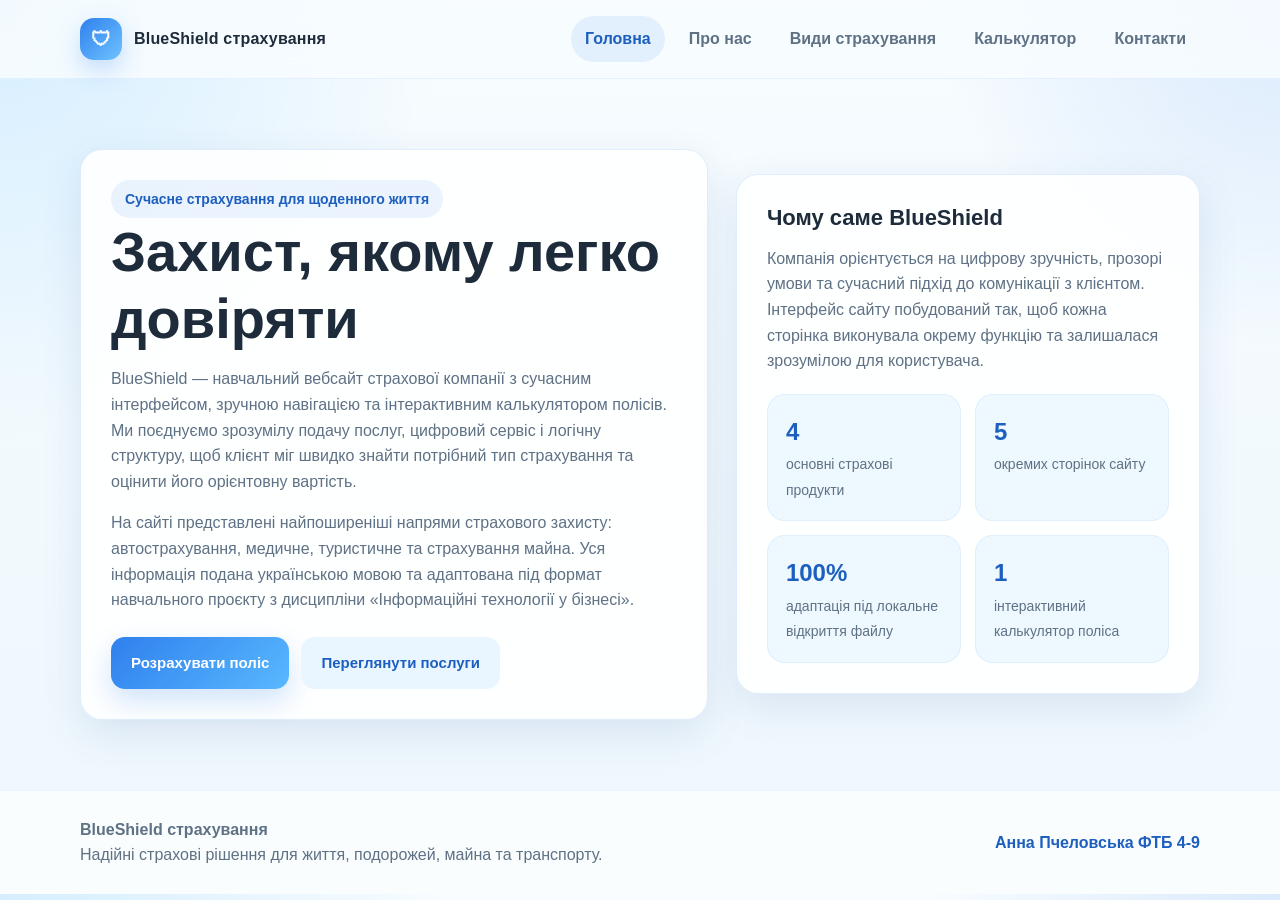
<file: index.html>
<!DOCTYPE html>
<html lang="uk">
<head>
  <meta charset="UTF-8">
  <meta name="viewport" content="width=device-width, initial-scale=1.0">
  <title>BlueShield — Головна</title>
  <link rel="stylesheet" href="style.css">
</head>
<body>
<header class="site-header">
  <div class="container header-inner">
    <a class="logo" href="index.html">
      <span class="logo-mark">🛡</span>
      <span>BlueShield страхування</span>
    </a>
    <nav class="nav">
      <a href="index.html">Головна</a>
      <a href="about.html">Про нас</a>
      <a href="types.html">Види страхування</a>
      <a href="calculator.html">Калькулятор</a>
      <a href="contacts.html">Контакти</a>
    </nav>
  </div>
</header>


<main>
  <section class="hero">
    <div class="container hero-grid">
      <div class="hero-copy card">
        <span class="badge">Сучасне страхування для щоденного життя</span>
        <h1>Захист, якому легко довіряти</h1>
        <p>BlueShield — навчальний вебсайт страхової компанії з сучасним інтерфейсом, зручною навігацією та інтерактивним калькулятором полісів. Ми поєднуємо зрозумілу подачу послуг, цифровий сервіс і логічну структуру, щоб клієнт міг швидко знайти потрібний тип страхування та оцінити його орієнтовну вартість.</p>
        <p>На сайті представлені найпоширеніші напрями страхового захисту: автострахування, медичне, туристичне та страхування майна. Уся інформація подана українською мовою та адаптована під формат навчального проєкту з дисципліни «Інформаційні технології у бізнесі».</p>
        <div class="actions">
          <a class="btn btn-primary" href="calculator.html">Розрахувати поліс</a>
          <a class="btn btn-secondary" href="types.html">Переглянути послуги</a>
        </div>
      </div>
      <div class="hero-panel glass">
        <h3>Чому саме BlueShield</h3>
        <p>Компанія орієнтується на цифрову зручність, прозорі умови та сучасний підхід до комунікації з клієнтом. Інтерфейс сайту побудований так, щоб кожна сторінка виконувала окрему функцію та залишалася зрозумілою для користувача.</p>
        <div class="stats">
          <div class="stat"><strong>4</strong><span>основні страхові продукти</span></div>
          <div class="stat"><strong>5</strong><span>окремих сторінок сайту</span></div>
          <div class="stat"><strong>100%</strong><span>адаптація під локальне відкриття файлу</span></div>
          <div class="stat"><strong>1</strong><span>інтерактивний калькулятор поліса</span></div>
        </div>
      </div>
    </div>
 
</main>

<footer class="site-footer">
  <div class="container footer-inner">
    <div>
      <strong>BlueShield страхування</strong><br>
      Надійні страхові рішення для життя, подорожей, майна та транспорту.
    </div>
    <div class="signature">Анна Пчеловська ФТБ 4-9</div>
  </div>
</footer>

<script src="script.js"></script>
</body>
</html>
</file>
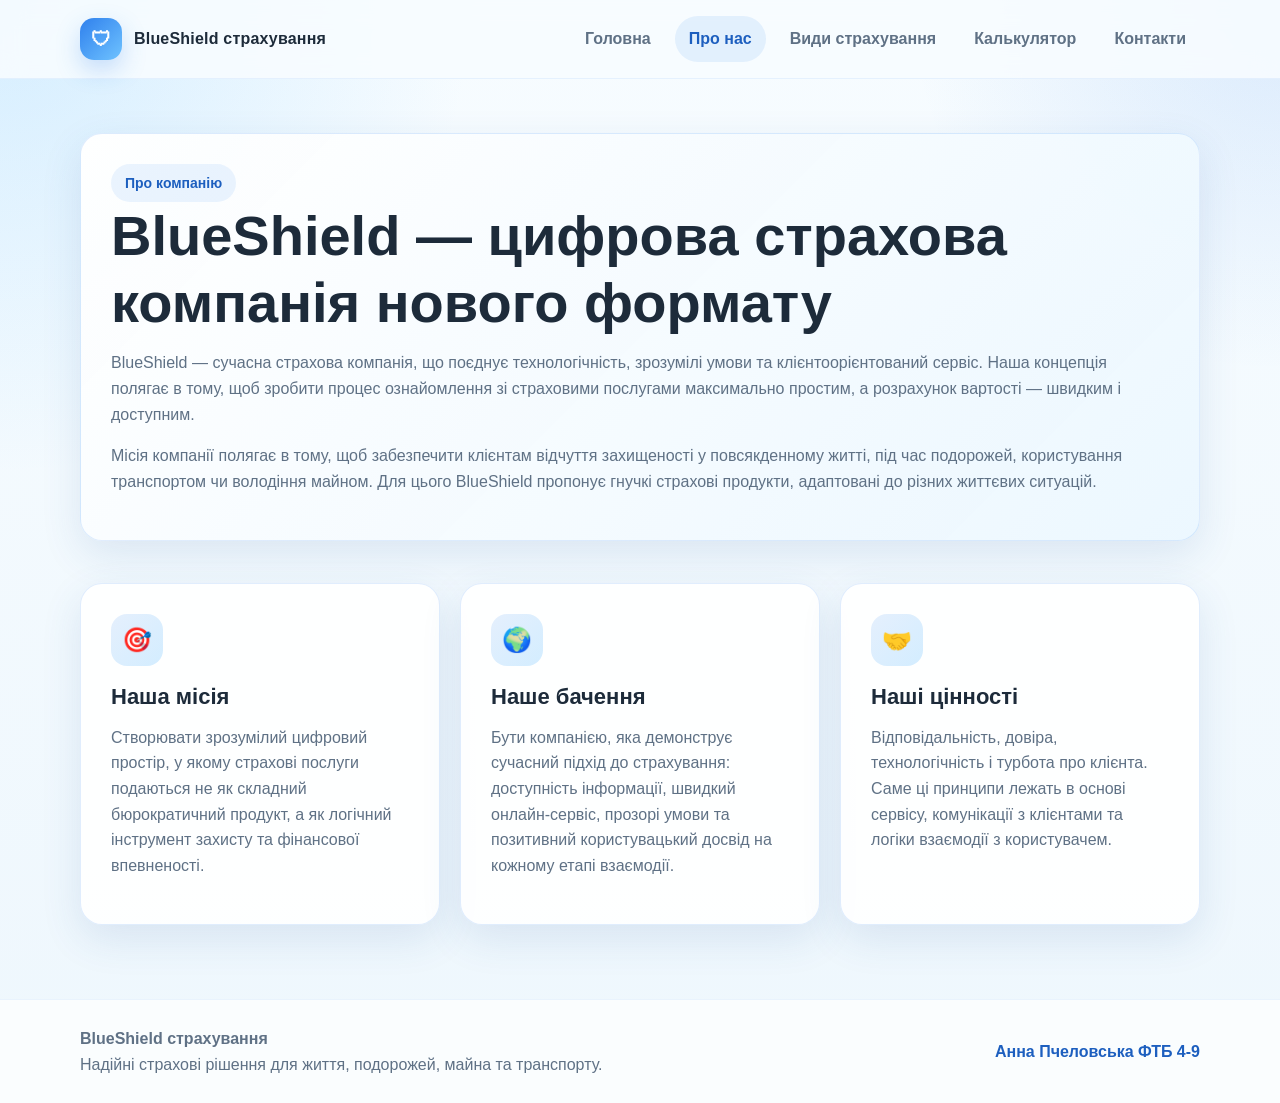
<file: about.html>
<!DOCTYPE html>
<html lang="uk">
<head>
  <meta charset="UTF-8">
  <meta name="viewport" content="width=device-width, initial-scale=1.0">
  <title>BlueShield — Про нас</title>
  <link rel="stylesheet" href="style.css">
</head>
<body>
<header class="site-header">
  <div class="container header-inner">
    <a class="logo" href="index.html">
      <span class="logo-mark">🛡</span>
      <span>BlueShield страхування</span>
    </a>
    <nav class="nav">
      <a href="index.html">Головна</a>
      <a href="about.html">Про нас</a>
      <a href="types.html">Види страхування</a>
      <a href="calculator.html">Калькулятор</a>
      <a href="contacts.html">Контакти</a>
    </nav>
  </div>
</header>


<main>
  <section class="page-hero">
    <div class="container">
      <div class="section-card card">
        <span class="badge">Про компанію</span>
        <h1>BlueShield — цифрова страхова компанія нового формату</h1>
        <p>BlueShield — сучасна страхова компанія, що поєднує технологічність, зрозумілі умови та клієнтоорієнтований сервіс. Наша концепція полягає в тому, щоб зробити процес ознайомлення зі страховими послугами максимально простим, а розрахунок вартості — швидким і доступним.</p>
        <p>Місія компанії полягає в тому, щоб забезпечити клієнтам відчуття захищеності у повсякденному житті, під час подорожей, користування транспортом чи володіння майном. Для цього BlueShield пропонує гнучкі страхові продукти, адаптовані до різних життєвих ситуацій.</p>
      </div>
    </div>
  </section>

  <section class="section">
    <div class="container section-grid-3">
      <article class="section-card card">
        <div class="icon">🎯</div>
        <h3>Наша місія</h3>
        <p>Створювати зрозумілий цифровий простір, у якому страхові послуги подаються не як складний бюрократичний продукт, а як логічний інструмент захисту та фінансової впевненості.</p>
      </article>
      <article class="section-card card">
        <div class="icon">🌍</div>
        <h3>Наше бачення</h3>
        <p>Бути компанією, яка демонструє сучасний підхід до страхування: доступність інформації, швидкий онлайн-сервіс, прозорі умови та позитивний користувацький досвід на кожному етапі взаємодії.</p>
      </article>
      <article class="section-card card">
        <div class="icon">🤝</div>
        <h3>Наші цінності</h3>
        <p>Відповідальність, довіра, технологічність і турбота про клієнта. Саме ці принципи лежать в основі сервісу, комунікації з клієнтами та логіки взаємодії з користувачем.</p>
      </article>
    </div>
  </section>
</main>

<footer class="site-footer">
  <div class="container footer-inner">
    <div>
      <strong>BlueShield страхування</strong><br>
      Надійні страхові рішення для життя, подорожей, майна та транспорту.
    </div>
    <div class="signature">Анна Пчеловська ФТБ 4-9</div>
  </div>
</footer>

<script src="script.js"></script>
</body>
</html>
</file>
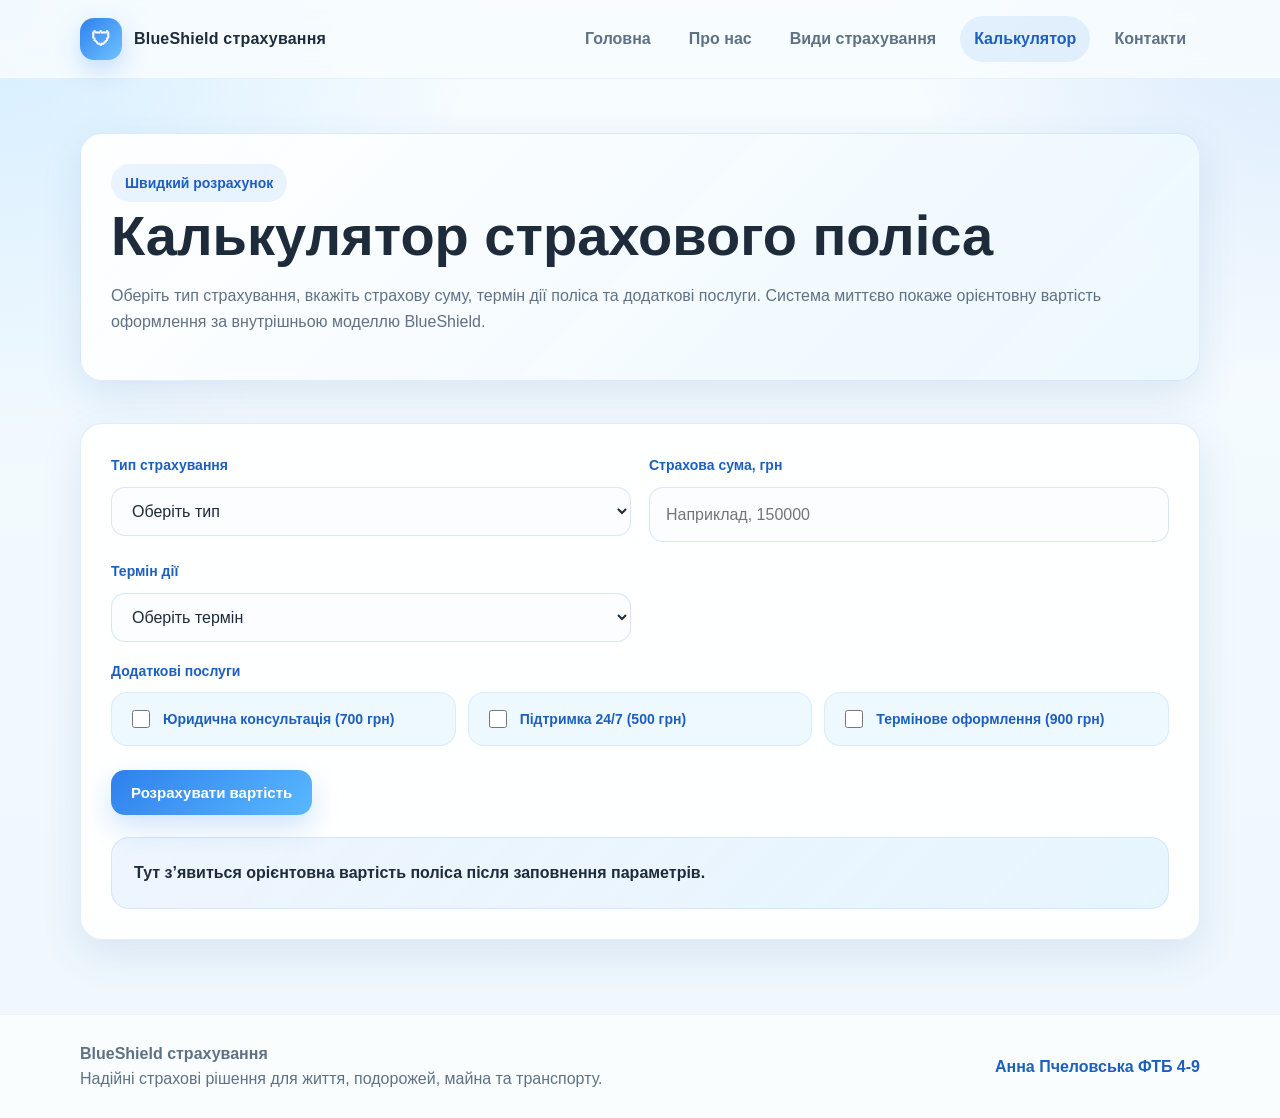
<file: calculator.html>
<!DOCTYPE html>
<html lang="uk">
<head>
  <meta charset="UTF-8">
  <meta name="viewport" content="width=device-width, initial-scale=1.0">
  <title>BlueShield — Калькулятор поліса</title>
  <link rel="stylesheet" href="style.css">
</head>
<body>
<header class="site-header">
  <div class="container header-inner">
    <a class="logo" href="index.html">
      <span class="logo-mark">🛡</span>
      <span>BlueShield страхування</span>
    </a>
    <nav class="nav">
      <a href="index.html">Головна</a>
      <a href="about.html">Про нас</a>
      <a href="types.html">Види страхування</a>
      <a href="calculator.html">Калькулятор</a>
      <a href="contacts.html">Контакти</a>
    </nav>
  </div>
</header>

<main>
  <section class="page-hero">
    <div class="container">
      <div class="section-card card">
        <span class="badge">Швидкий розрахунок</span>
        <h1>Калькулятор страхового поліса</h1>
        <p>Оберіть тип страхування, вкажіть страхову суму, термін дії поліса та додаткові послуги. Система миттєво покаже орієнтовну вартість оформлення за внутрішньою моделлю BlueShield.</p>
      </div>
    </div>
  </section>

  <section class="section">
    <div class="container">
      <div class="calc-wrap card">
        <div class="form-grid">
          <div class="field">
            <label for="insuranceType">Тип страхування</label>
            <select id="insuranceType">
              <option value="">Оберіть тип</option>
              <option value="auto">Автострахування</option>
              <option value="travel">Туристичне страхування</option>
              <option value="health">Медичне страхування</option>
              <option value="property">Страхування майна</option>
            </select>
          </div>
          <div class="field">
            <label for="amount">Страхова сума, грн</label>
            <input id="amount" type="number" min="10000" step="1000" placeholder="Наприклад, 150000">
          </div>
          <div class="field">
            <label for="term">Термін дії</label>
            <select id="term">
              <option value="">Оберіть термін</option>
              <option value="6">6 місяців</option>
              <option value="12">12 місяців</option>
              <option value="24">24 місяці</option>
            </select>
          </div>
          <div class="field field-full">
            <label>Додаткові послуги</label>
            <div class="addons-grid">
              <label class="addon-option"><input id="legal" type="checkbox"> <span>Юридична консультація (700 грн)</span></label>
              <label class="addon-option"><input id="support" type="checkbox"> <span>Підтримка 24/7 (500 грн)</span></label>
              <label class="addon-option"><input id="urgent" type="checkbox"> <span>Термінове оформлення (900 грн)</span></label>
            </div>
          </div>
        </div>
        <div class="actions">
          <button class="btn btn-primary" onclick="calculateInsurance()">Розрахувати вартість</button>
        </div>
        <div class="result-box" id="result">
          <strong>Тут з’явиться орієнтовна вартість поліса після заповнення параметрів.</strong>
        </div>
      </div>
    </div>
  </section>
</main>

<footer class="site-footer">
  <div class="container footer-inner">
    <div>
      <strong>BlueShield страхування</strong><br>
      Надійні страхові рішення для життя, подорожей, майна та транспорту.
    </div>
    <div class="signature">Анна Пчеловська ФТБ 4-9</div>
  </div>
</footer>

<script src="script.js"></script>
</body>
</html>
</file>
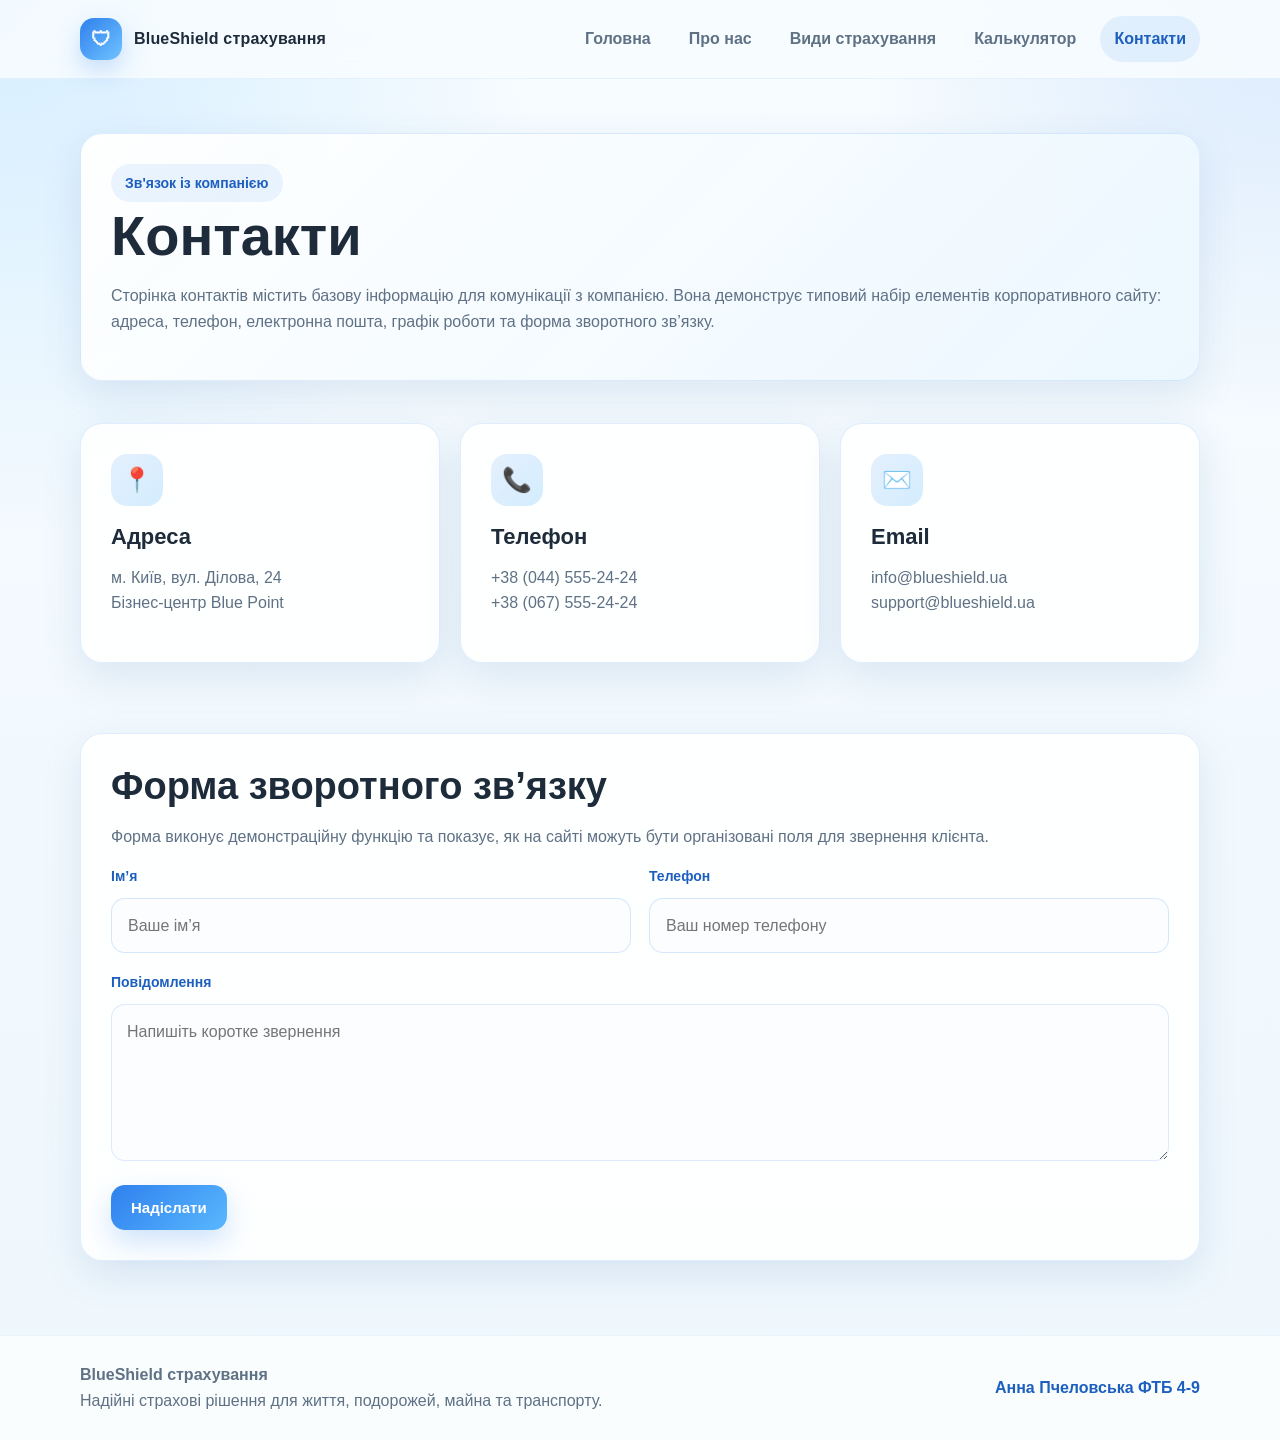
<file: contacts.html>
<!DOCTYPE html>
<html lang="uk">
<head>
  <meta charset="UTF-8">
  <meta name="viewport" content="width=device-width, initial-scale=1.0">
  <title>BlueShield — Контакти</title>
  <link rel="stylesheet" href="style.css">
</head>
<body>
<header class="site-header">
  <div class="container header-inner">
    <a class="logo" href="index.html">
      <span class="logo-mark">🛡</span>
      <span>BlueShield страхування</span>
    </a>
    <nav class="nav">
      <a href="index.html">Головна</a>
      <a href="about.html">Про нас</a>
      <a href="types.html">Види страхування</a>
      <a href="calculator.html">Калькулятор</a>
      <a href="contacts.html">Контакти</a>
    </nav>
  </div>
</header>


<main>
  <section class="page-hero">
    <div class="container">
      <div class="section-card card">
        <span class="badge">Зв'язок із компанією</span>
        <h1>Контакти</h1>
        <p>Сторінка контактів містить базову інформацію для комунікації з компанією. Вона демонструє типовий набір елементів корпоративного сайту: адреса, телефон, електронна пошта, графік роботи та форма зворотного зв’язку.</p>
      </div>
    </div>
  </section>

  <section class="section">
    <div class="container contact-grid">
      <article class="contact-card card">
        <div class="icon">📍</div>
        <h3>Адреса</h3>
        <p>м. Київ, вул. Ділова, 24<br>Бізнес-центр Blue Point</p>
      </article>
      <article class="contact-card card">
        <div class="icon">📞</div>
        <h3>Телефон</h3>
        <p>+38 (044) 555-24-24<br>+38 (067) 555-24-24</p>
      </article>
      <article class="contact-card card">
        <div class="icon">✉️</div>
        <h3>Email</h3>
        <p>info@blueshield.ua<br>support@blueshield.ua</p>
      </article>
    </div>
  </section>

  <section class="section">
    <div class="container">
      <div class="calc-wrap card">
        <h2>Форма зворотного зв’язку</h2>
        <p>Форма виконує демонстраційну функцію та показує, як на сайті можуть бути організовані поля для звернення клієнта.</p>
        <div class="form-grid">
          <div class="field">
            <label for="name">Ім’я</label>
            <input id="name" type="text" placeholder="Ваше ім’я">
          </div>
          <div class="field">
            <label for="phone">Телефон</label>
            <input id="phone" type="text" placeholder="Ваш номер телефону">
          </div>
          <div class="field full">
            <label for="message">Повідомлення</label>
            <textarea id="message" rows="5" placeholder="Напишіть коротке звернення"></textarea>
          </div>
        </div>
        <div class="actions">
          <button class="btn btn-primary" type="button" onclick="alert('Дякуємо! Ваше звернення прийнято в обробку.')">Надіслати</button>
        </div>
      </div>
    </div>
  </section>
</main>

<footer class="site-footer">
  <div class="container footer-inner">
    <div>
      <strong>BlueShield страхування</strong><br>
      Надійні страхові рішення для життя, подорожей, майна та транспорту.
    </div>
    <div class="signature">Анна Пчеловська ФТБ 4-9</div>
  </div>
</footer>

<script src="script.js"></script>
</body>
</html>
</file>
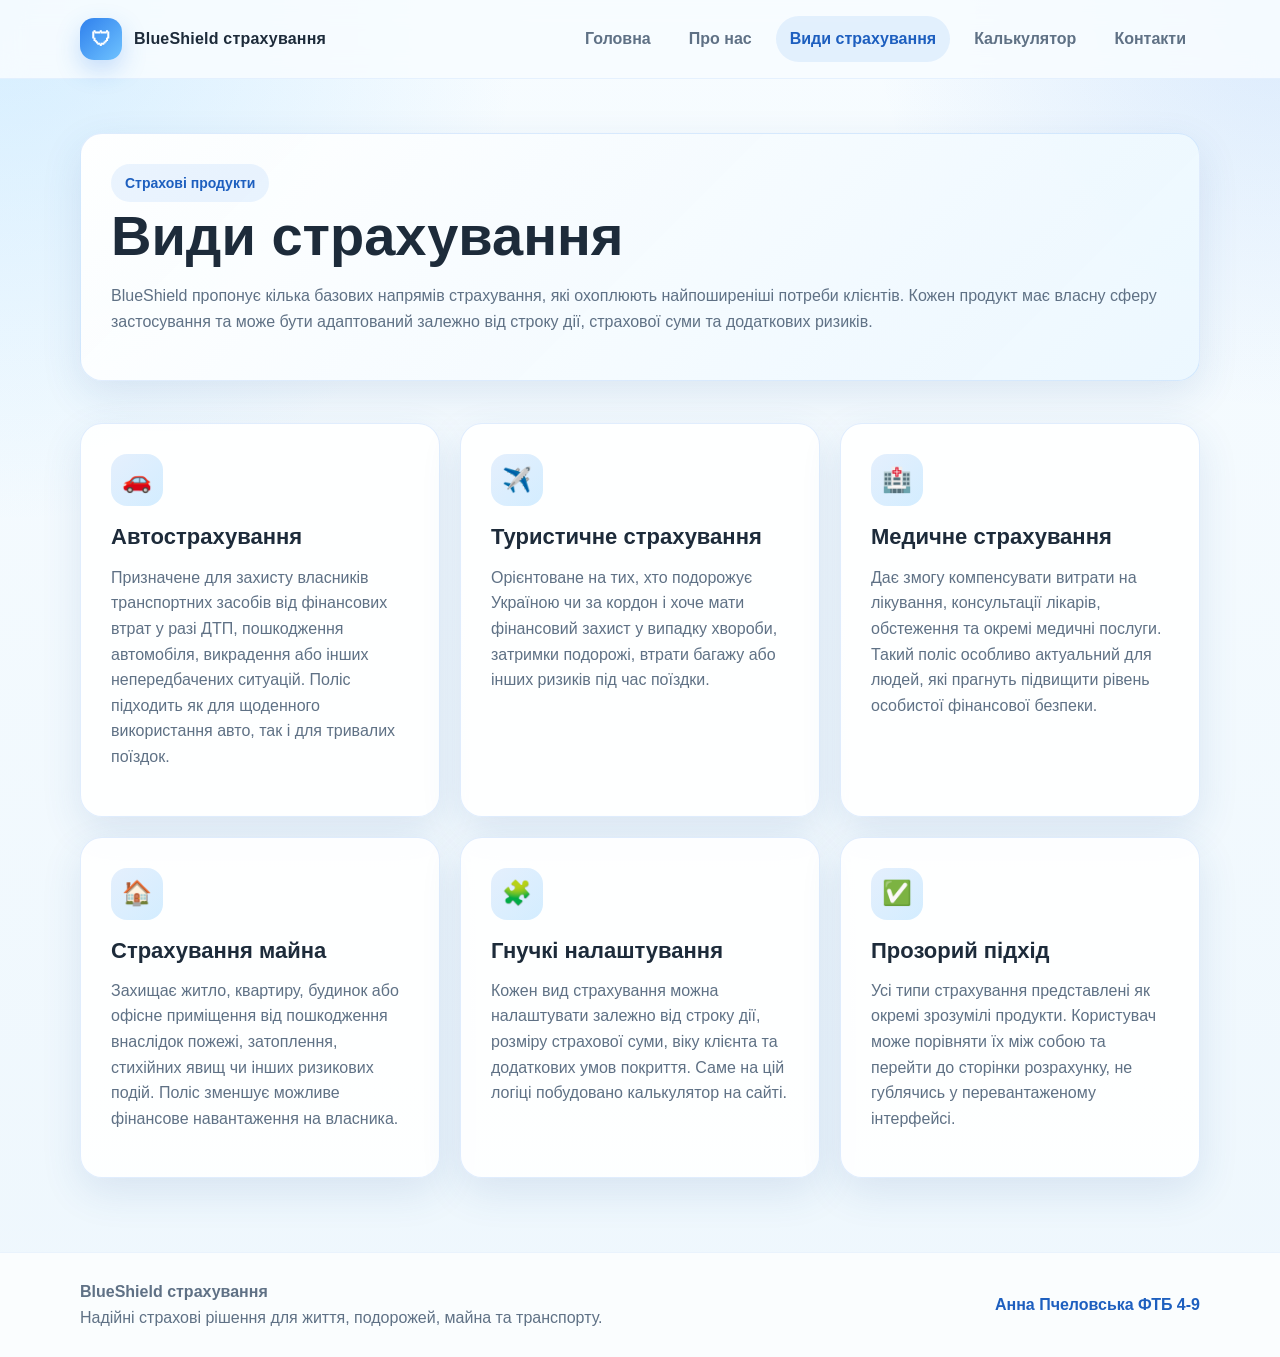
<file: types.html>
<!DOCTYPE html>
<html lang="uk">
<head>
  <meta charset="UTF-8">
  <meta name="viewport" content="width=device-width, initial-scale=1.0">
  <title>BlueShield — Види страхування</title>
  <link rel="stylesheet" href="style.css">
</head>
<body>
<header class="site-header">
  <div class="container header-inner">
    <a class="logo" href="index.html">
      <span class="logo-mark">🛡</span>
      <span>BlueShield страхування</span>
    </a>
    <nav class="nav">
      <a href="index.html">Головна</a>
      <a href="about.html">Про нас</a>
      <a href="types.html">Види страхування</a>
      <a href="calculator.html">Калькулятор</a>
      <a href="contacts.html">Контакти</a>
    </nav>
  </div>
</header>


<main>
  <section class="page-hero">
    <div class="container">
      <div class="section-card card">
        <span class="badge">Страхові продукти</span>
        <h1>Види страхування</h1>
        <p>BlueShield пропонує кілька базових напрямів страхування, які охоплюють найпоширеніші потреби клієнтів. Кожен продукт має власну сферу застосування та може бути адаптований залежно від строку дії, страхової суми та додаткових ризиків.</p>
      </div>
    </div>
  </section>

  <section class="section">
    <div class="container types-grid">
      <article class="section-card card">
        <div class="icon">🚗</div>
        <h3>Автострахування</h3>
        <p>Призначене для захисту власників транспортних засобів від фінансових втрат у разі ДТП, пошкодження автомобіля, викрадення або інших непередбачених ситуацій. Поліс підходить як для щоденного використання авто, так і для тривалих поїздок.</p>
      </article>
      <article class="section-card card">
        <div class="icon">✈️</div>
        <h3>Туристичне страхування</h3>
        <p>Орієнтоване на тих, хто подорожує Україною чи за кордон і хоче мати фінансовий захист у випадку хвороби, затримки подорожі, втрати багажу або інших ризиків під час поїздки.</p>
      </article>
      <article class="section-card card">
        <div class="icon">🏥</div>
        <h3>Медичне страхування</h3>
        <p>Дає змогу компенсувати витрати на лікування, консультації лікарів, обстеження та окремі медичні послуги. Такий поліс особливо актуальний для людей, які прагнуть підвищити рівень особистої фінансової безпеки.</p>
      </article>
      <article class="section-card card">
        <div class="icon">🏠</div>
        <h3>Страхування майна</h3>
        <p>Захищає житло, квартиру, будинок або офісне приміщення від пошкодження внаслідок пожежі, затоплення, стихійних явищ чи інших ризикових подій. Поліс зменшує можливе фінансове навантаження на власника.</p>
      </article>
      <article class="section-card card">
        <div class="icon">🧩</div>
        <h3>Гнучкі налаштування</h3>
        <p>Кожен вид страхування можна налаштувати залежно від строку дії, розміру страхової суми, віку клієнта та додаткових умов покриття. Саме на цій логіці побудовано калькулятор на сайті.</p>
      </article>
      <article class="section-card card">
        <div class="icon">✅</div>
        <h3>Прозорий підхід</h3>
        <p>Усі типи страхування представлені як окремі зрозумілі продукти. Користувач може порівняти їх між собою та перейти до сторінки розрахунку, не гублячись у перевантаженому інтерфейсі.</p>
      </article>
    </div>
  </section>
</main>

<footer class="site-footer">
  <div class="container footer-inner">
    <div>
      <strong>BlueShield страхування</strong><br>
      Надійні страхові рішення для життя, подорожей, майна та транспорту.
    </div>
    <div class="signature">Анна Пчеловська ФТБ 4-9</div>
  </div>
</footer>

<script src="script.js"></script>
</body>
</html>
</file>
<file: style.css>
:root {
  --bg: #f4fbff;
  --surface: #ffffff;
  --surface-2: #eef8ff;
  --primary: #2f80ed;
  --primary-dark: #1d5fbf;
  --accent: #6fc3ff;
  --text: #1d2b3a;
  --muted: #5f7185;
  --border: rgba(47, 128, 237, 0.14);
  --shadow: 0 14px 40px rgba(38, 92, 156, 0.12);
  --radius: 22px;
}

* { box-sizing: border-box; }
html { scroll-behavior: smooth; }
body {
  margin: 0;
  font-family: "Segoe UI", Arial, sans-serif;
  color: var(--text);
  background:
    radial-gradient(circle at top left, rgba(111,195,255,0.25), transparent 28%),
    radial-gradient(circle at top right, rgba(47,128,237,0.14), transparent 22%),
    linear-gradient(180deg, #f7fcff 0%, #eef7fd 100%);
  line-height: 1.6;
}

a { color: inherit; text-decoration: none; }
img { max-width: 100%; display: block; }

.container {
  width: min(1120px, calc(100% - 32px));
  margin: 0 auto;
}

.site-header {
  position: sticky;
  top: 0;
  z-index: 50;
  backdrop-filter: blur(12px);
  background: rgba(247, 252, 255, 0.88);
  border-bottom: 1px solid rgba(47, 128, 237, 0.09);
}

.header-inner {
  display: flex;
  align-items: center;
  justify-content: space-between;
  gap: 16px;
  padding: 16px 0;
}

.logo {
  display: flex;
  align-items: center;
  gap: 12px;
  font-weight: 700;
  letter-spacing: 0.2px;
}

.logo-mark {
  width: 42px;
  height: 42px;
  border-radius: 14px;
  background: linear-gradient(135deg, var(--primary) 0%, var(--accent) 100%);
  box-shadow: 0 10px 24px rgba(47, 128, 237, 0.25);
  display: grid;
  place-items: center;
  color: white;
  font-size: 20px;
}

.nav {
  display: flex;
  flex-wrap: wrap;
  gap: 10px;
}

.nav a {
  padding: 10px 14px;
  border-radius: 999px;
  color: var(--muted);
  font-weight: 600;
  transition: .25s ease;
}

.nav a:hover,
.nav a.active {
  background: rgba(47, 128, 237, 0.10);
  color: var(--primary-dark);
}

.hero {
  padding: 70px 0 42px;
}

.hero-grid {
  display: grid;
  grid-template-columns: 1.15fr 0.85fr;
  gap: 28px;
  align-items: center;
}

.card,
.glass {
  background: rgba(255,255,255,0.88);
  border: 1px solid var(--border);
  box-shadow: var(--shadow);
  border-radius: var(--radius);
}

.hero-copy,
.hero-panel,
.section-card,
.contact-card,
.calc-wrap,
.info-banner { padding: 30px; }

.badge {
  display: inline-flex;
  align-items: center;
  gap: 8px;
  padding: 8px 14px;
  border-radius: 999px;
  background: rgba(47, 128, 237, 0.09);
  color: var(--primary-dark);
  font-size: 14px;
  font-weight: 700;
}

h1, h2, h3 { line-height: 1.2; margin: 0 0 14px; }
h1 { font-size: clamp(34px, 5vw, 56px); }
h2 { font-size: clamp(28px, 3vw, 38px); }
h3 { font-size: 22px; }
p { margin: 0 0 16px; color: var(--muted); }

.actions {
  display: flex;
  flex-wrap: wrap;
  gap: 12px;
  margin-top: 24px;
}

.btn {
  display: inline-flex;
  align-items: center;
  justify-content: center;
  gap: 8px;
  border: none;
  cursor: pointer;
  padding: 14px 20px;
  border-radius: 14px;
  font-size: 15px;
  font-weight: 700;
  transition: transform .2s ease, box-shadow .2s ease, background .2s ease;
}
.btn:hover { transform: translateY(-1px); }
.btn-primary {
  background: linear-gradient(135deg, var(--primary), #59b8ff);
  color: white;
  box-shadow: 0 12px 28px rgba(47, 128, 237, 0.22);
}
.btn-secondary {
  background: #e9f5ff;
  color: var(--primary-dark);
}

.stats {
  display: grid;
  grid-template-columns: repeat(2, 1fr);
  gap: 14px;
  margin-top: 20px;
}

.stat {
  padding: 18px;
  border-radius: 18px;
  background: var(--surface-2);
  border: 1px solid rgba(47,128,237,0.08);
}
.stat strong { display: block; font-size: 24px; color: var(--primary-dark); }
.stat span { font-size: 14px; color: var(--muted); }

.section {
  padding: 24px 0 46px;
}

.section-grid-3,
.types-grid,
.contact-grid {
  display: grid;
  grid-template-columns: repeat(3, 1fr);
  gap: 20px;
}

.types-grid .section-card,
.section-grid-3 .section-card,
.contact-card {
  height: 100%;
}

.icon {
  width: 52px;
  height: 52px;
  border-radius: 16px;
  display: grid;
  place-items: center;
  background: linear-gradient(135deg, rgba(47,128,237,0.12), rgba(111,195,255,0.3));
  color: var(--primary-dark);
  font-size: 24px;
  margin-bottom: 18px;
}

.page-hero {
  padding: 54px 0 18px;
}

.page-hero .section-card {
  background: linear-gradient(135deg, rgba(255,255,255,0.96), rgba(235,247,255,0.95));
}

.list-clean {
  margin: 0;
  padding-left: 20px;
  color: var(--muted);
}

.form-grid {
  display: grid;
  grid-template-columns: repeat(2, 1fr);
  gap: 16px;
}

.field {
  display: flex;
  flex-direction: column;
  gap: 8px;
}
.field label {
  font-size: 14px;
  font-weight: 700;
  color: var(--text);
}
.field input,
.field select,
.field textarea {
  width: 100%;
  border: 1px solid rgba(47,128,237,0.14);
  background: #fbfdff;
  border-radius: 14px;
  padding: 14px 15px;
  font: inherit;
  color: var(--text);
  outline: none;
  transition: border-color .2s ease, box-shadow .2s ease;
}
.field input:focus,
.field select:focus,
.field textarea:focus {
  border-color: rgba(47,128,237,0.45);
  box-shadow: 0 0 0 4px rgba(47,128,237,0.08);
}
.field.full { grid-column: 1 / -1; }

.result-box {
  margin-top: 18px;
  padding: 22px;
  border-radius: 20px;
  background: linear-gradient(135deg, rgba(47,128,237,0.08), rgba(111,195,255,0.16));
  border: 1px solid rgba(47,128,237,0.12);
}
.result-price {
  font-size: clamp(28px, 4vw, 42px);
  font-weight: 800;
  color: var(--primary-dark);
}
.result-note {
  font-size: 14px;
}

.table-like {
  display: grid;
  gap: 12px;
  margin-top: 18px;
}
.table-row {
  display: grid;
  grid-template-columns: 1.1fr 1.5fr .7fr;
  gap: 14px;
  padding: 16px;
  border-radius: 16px;
  background: rgba(255,255,255,0.88);
  border: 1px solid rgba(47,128,237,0.09);
}
.table-row.header {
  font-weight: 700;
  color: var(--primary-dark);
  background: rgba(47,128,237,0.08);
}

.site-footer {
  margin-top: 26px;
  border-top: 1px solid rgba(47,128,237,0.08);
  background: rgba(255,255,255,0.65);
}
.footer-inner {
  padding: 22px 0 28px;
  display: flex;
  justify-content: space-between;
  gap: 16px;
  flex-wrap: wrap;
  color: var(--muted);
}
.signature {
  font-weight: 700;
  color: var(--primary-dark);
}

@media (max-width: 920px) {
  .hero-grid,
  .section-grid-3,
  .types-grid,
  .contact-grid,
  .form-grid,
  .table-row {
    grid-template-columns: 1fr;
  }

  .header-inner {
    flex-direction: column;
    align-items: flex-start;
  }
}

@media (max-width: 640px) {
  .hero-copy,
  .hero-panel,
  .section-card,
  .contact-card,
  .calc-wrap,
  .info-banner { padding: 22px; }

  .nav { gap: 6px; }
  .nav a { padding: 8px 12px; font-size: 14px; }
}


.form-grid {
  display: grid;
  grid-template-columns: repeat(2, minmax(0, 1fr));
  gap: 18px;
}
.field {
  display: flex;
  flex-direction: column;
  gap: 10px;
}
.field-full { grid-column: 1 / -1; }
.field label {
  font-weight: 700;
  color: var(--primary-dark);
}
.field input,
.field select,
.contact-form input,
.contact-form textarea {
  width: 100%;
  padding: 14px 16px;
  border-radius: 14px;
  border: 1px solid rgba(47,128,237,0.18);
  background: #fbfdff;
  font: inherit;
  color: var(--text);
  outline: none;
  transition: border-color .2s ease, box-shadow .2s ease;
}
.field input:focus,
.field select:focus,
.contact-form input:focus,
.contact-form textarea:focus {
  border-color: rgba(47,128,237,0.5);
  box-shadow: 0 0 0 4px rgba(47,128,237,0.08);
}
.addons-grid {
  display: grid;
  grid-template-columns: repeat(3, minmax(0, 1fr));
  gap: 12px;
}
.addon-option {
  display: flex;
  align-items: center;
  gap: 10px;
  padding: 14px 16px;
  border-radius: 16px;
  background: var(--surface-2);
  border: 1px solid rgba(47,128,237,0.10);
  color: var(--text);
  font-weight: 600;
}
.addon-option input {
  width: 18px;
  height: 18px;
  accent-color: var(--primary);
}
.result-box {
  margin-top: 22px;
  padding: 22px;
  border-radius: 18px;
  background: linear-gradient(135deg, rgba(47,128,237,0.08), rgba(111,195,255,0.16));
  border: 1px solid rgba(47,128,237,0.12);
}
.result-price {
  font-size: clamp(28px, 4vw, 40px);
  font-weight: 800;
  color: var(--primary-dark);
  margin-bottom: 10px;
}
.result-note {
  margin: 0;
}
.footer-inner {
  display: flex;
  justify-content: space-between;
  gap: 20px;
  align-items: center;
  padding: 26px 0;
}
.site-footer {
  margin-top: 28px;
  background: rgba(255,255,255,0.72);
  border-top: 1px solid rgba(47,128,237,0.08);
}
.signature { font-weight: 700; color: var(--primary-dark); }

@media (max-width: 920px) {
  .hero-grid,
  .section-grid-3,
  .types-grid,
  .contact-grid,
  .form-grid,
  .addons-grid {
    grid-template-columns: 1fr;
  }
  .footer-inner,
  .header-inner {
    flex-direction: column;
    align-items: flex-start;
  }
}
</file>
